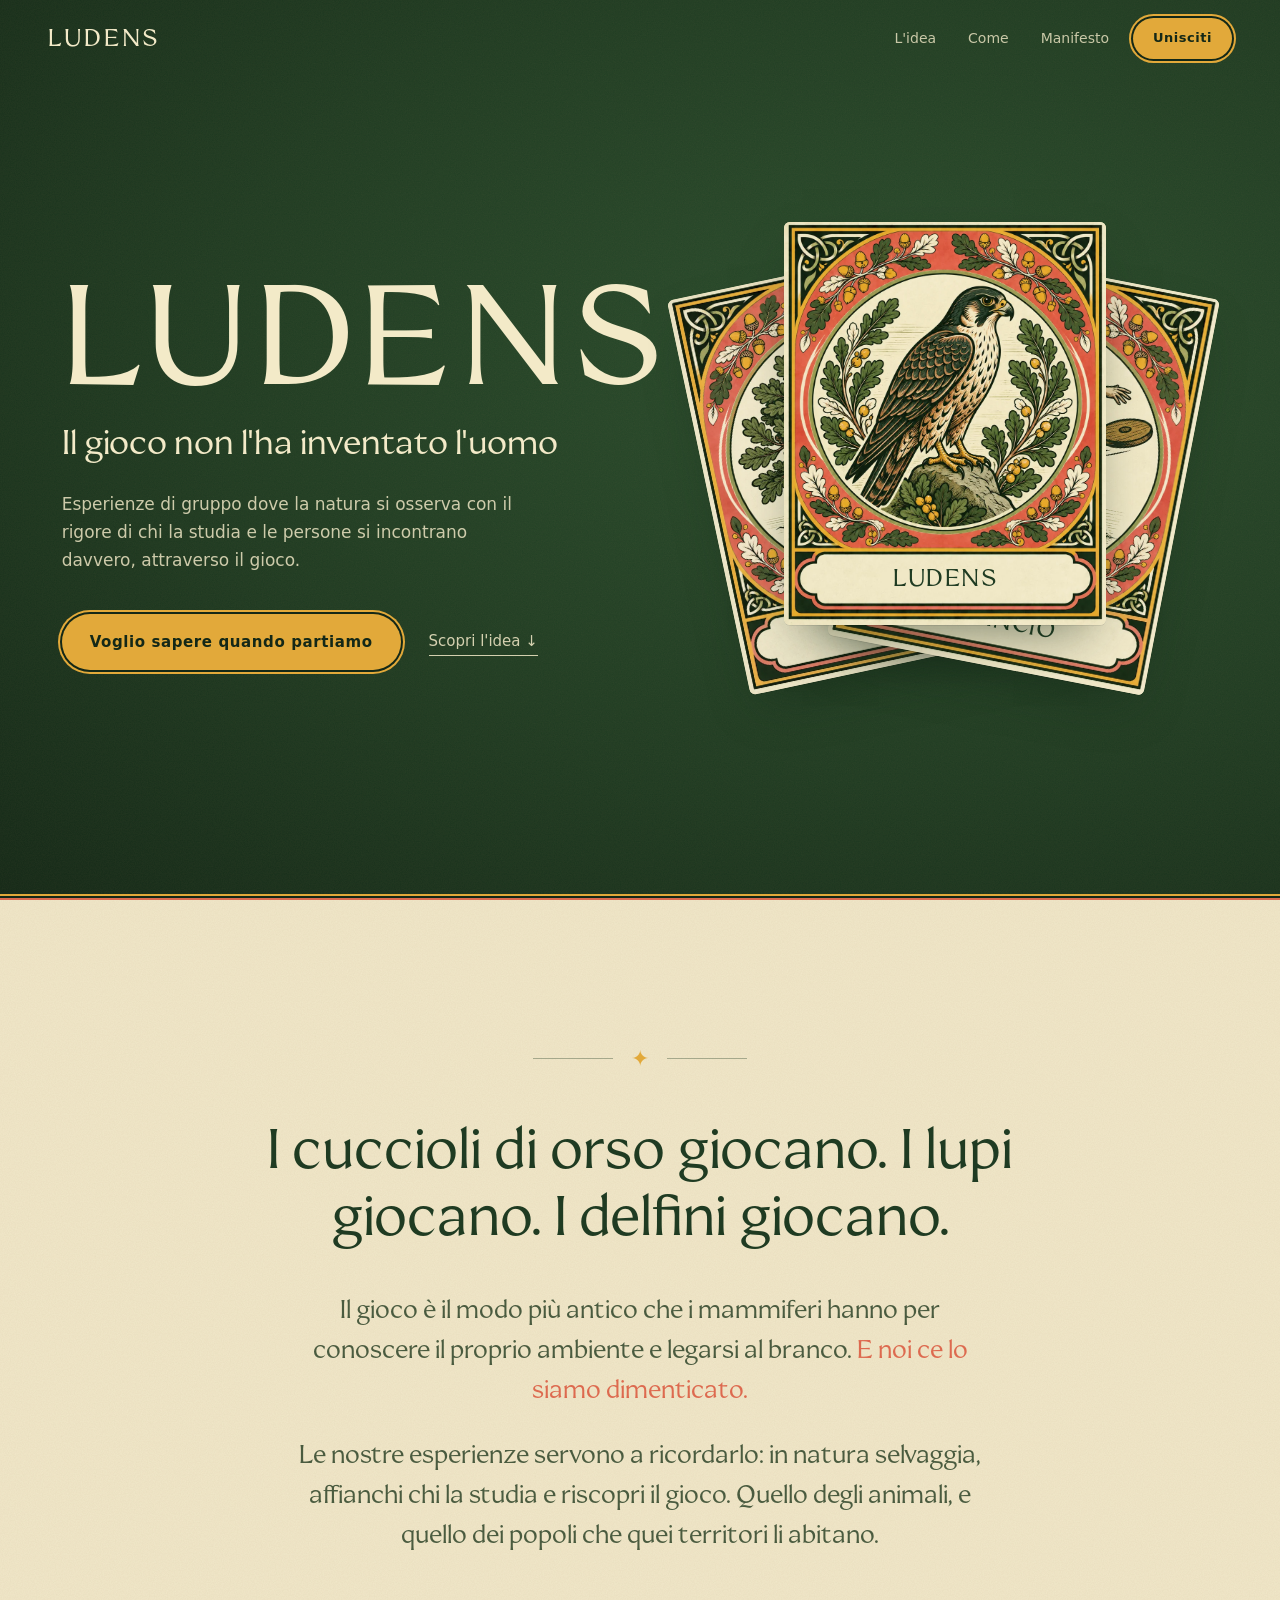
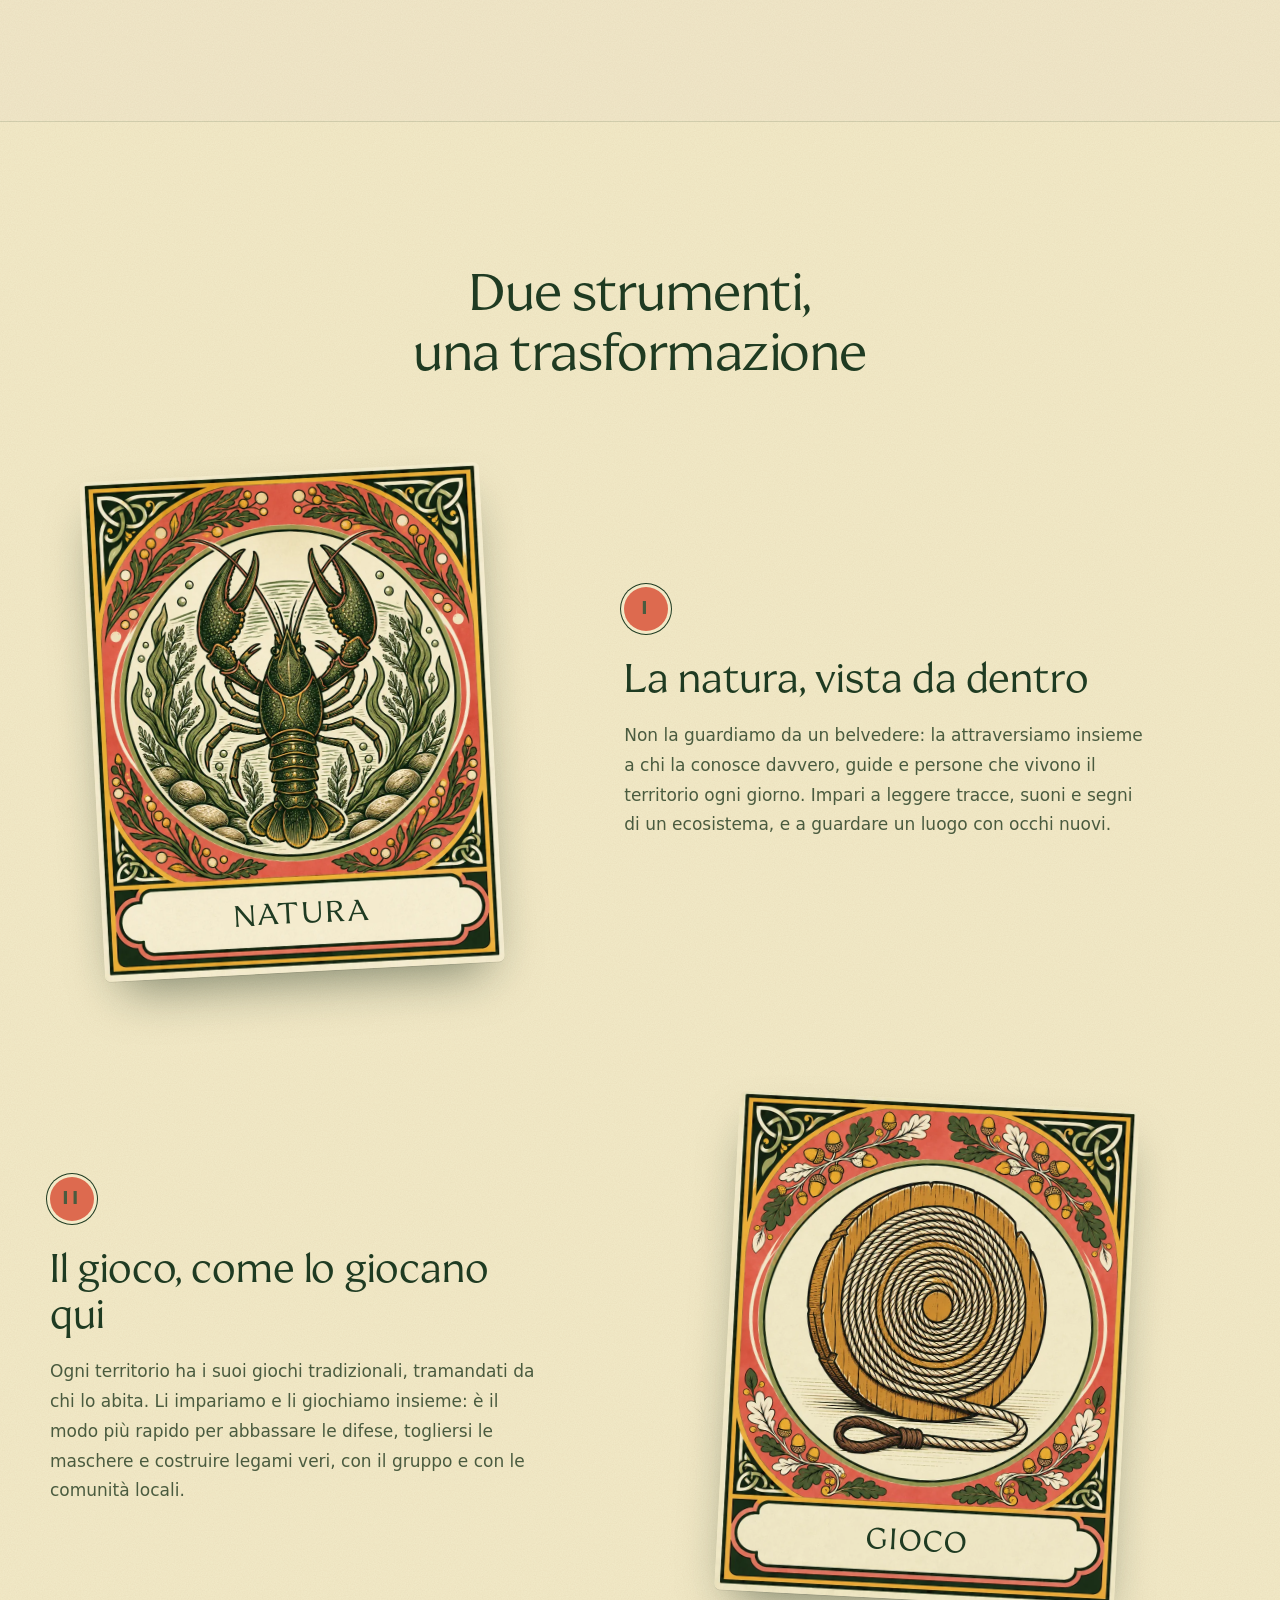
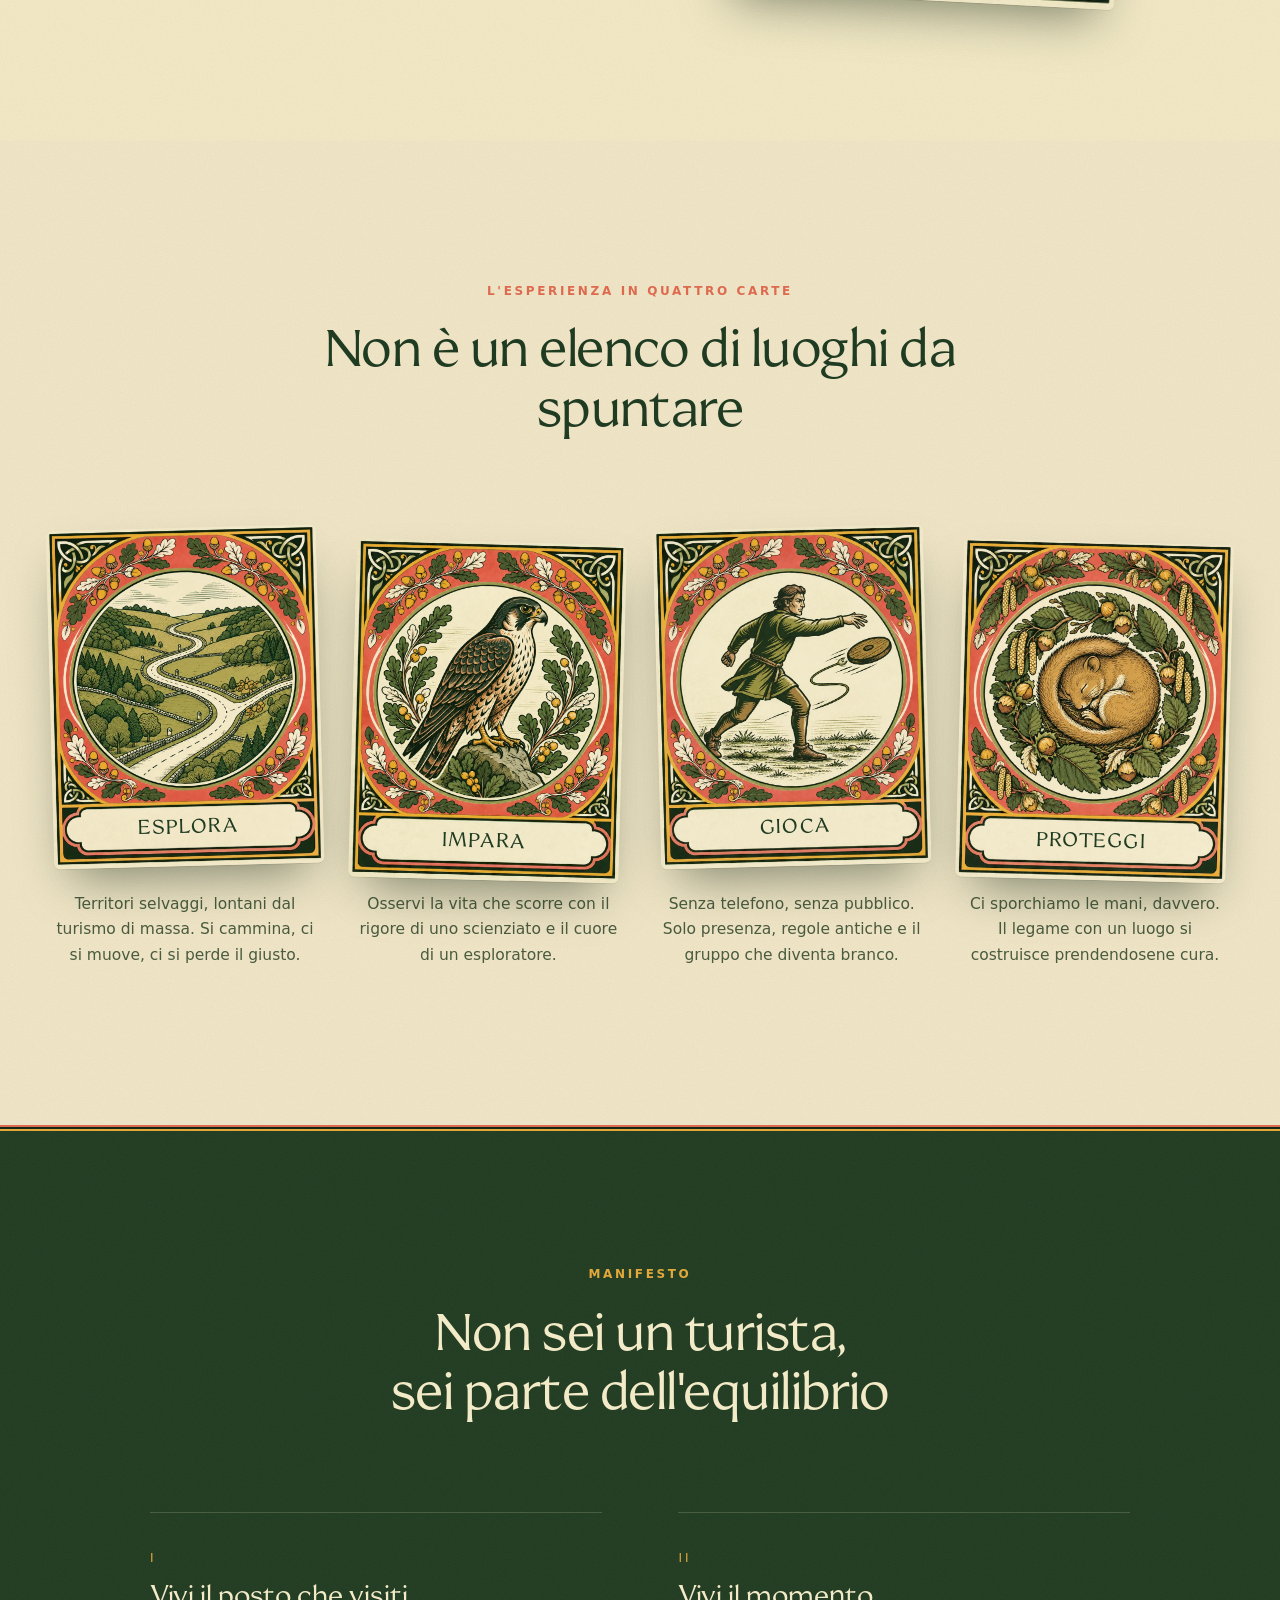
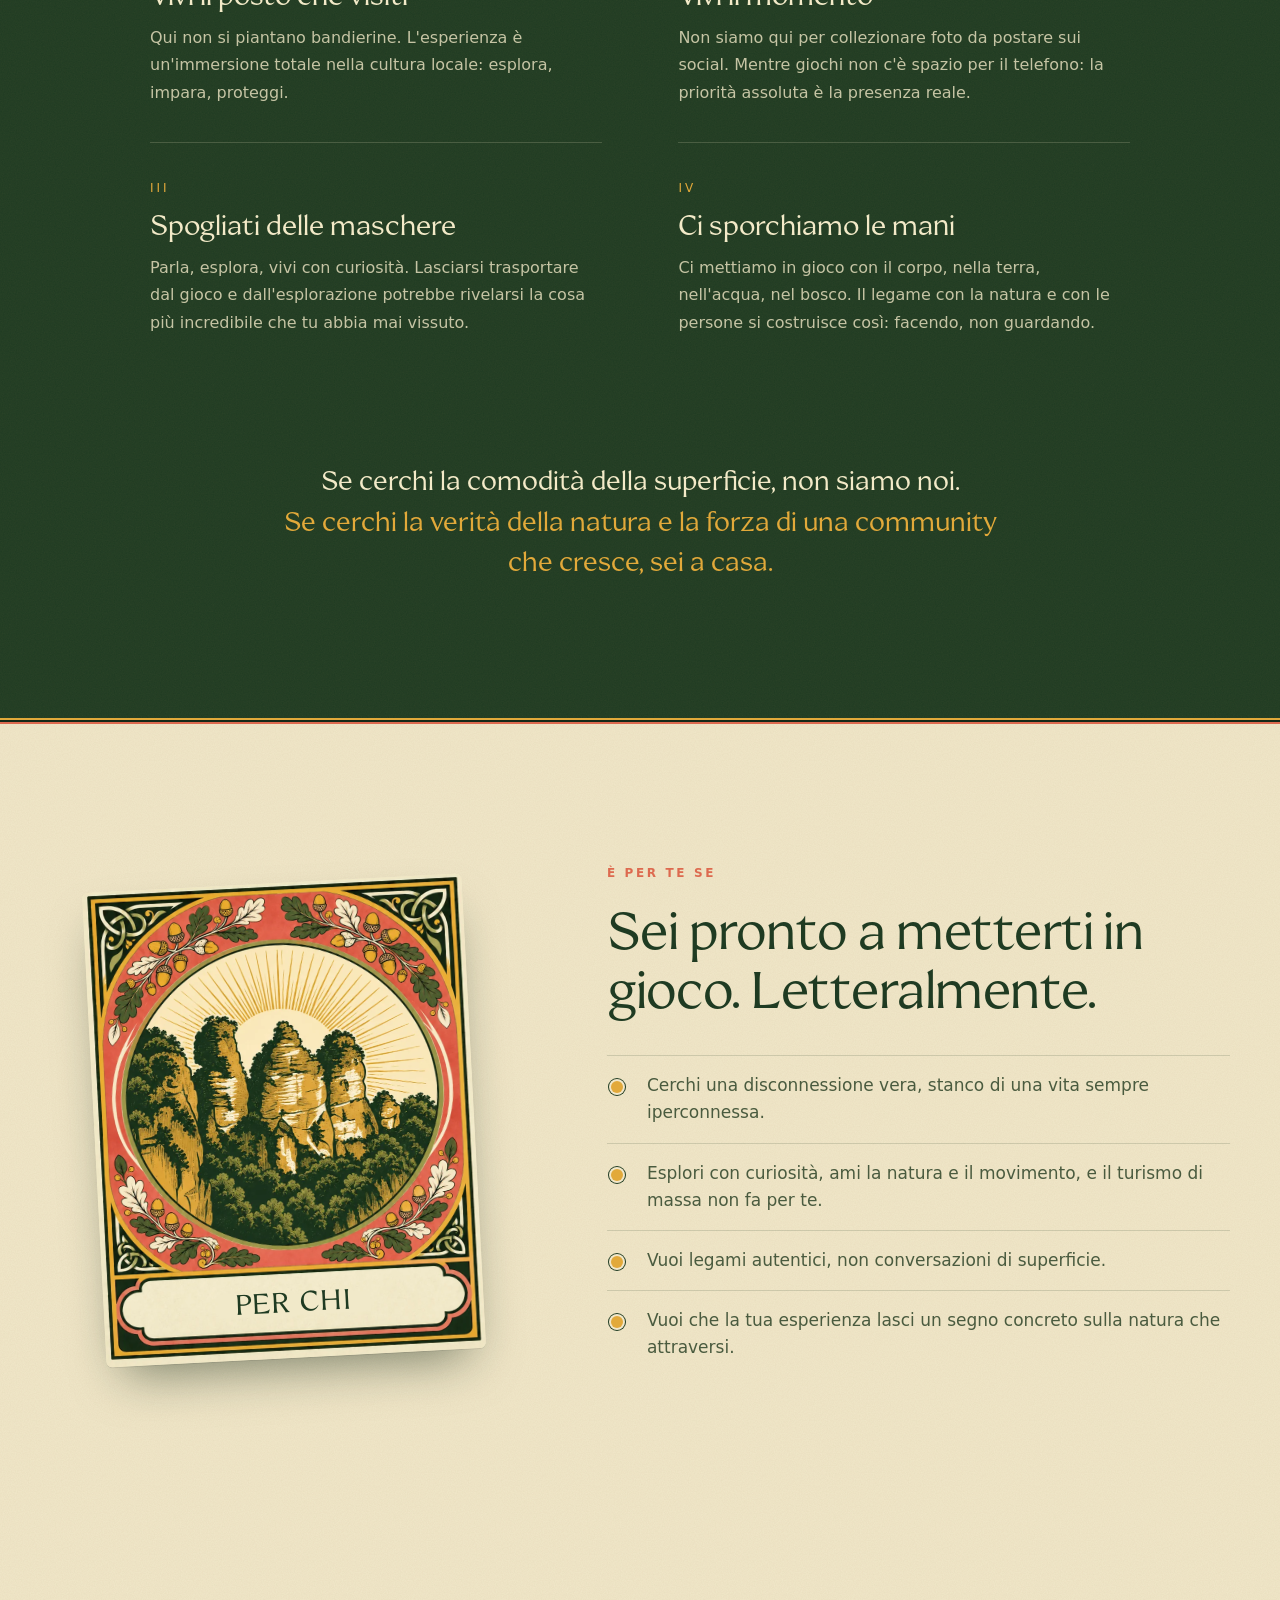
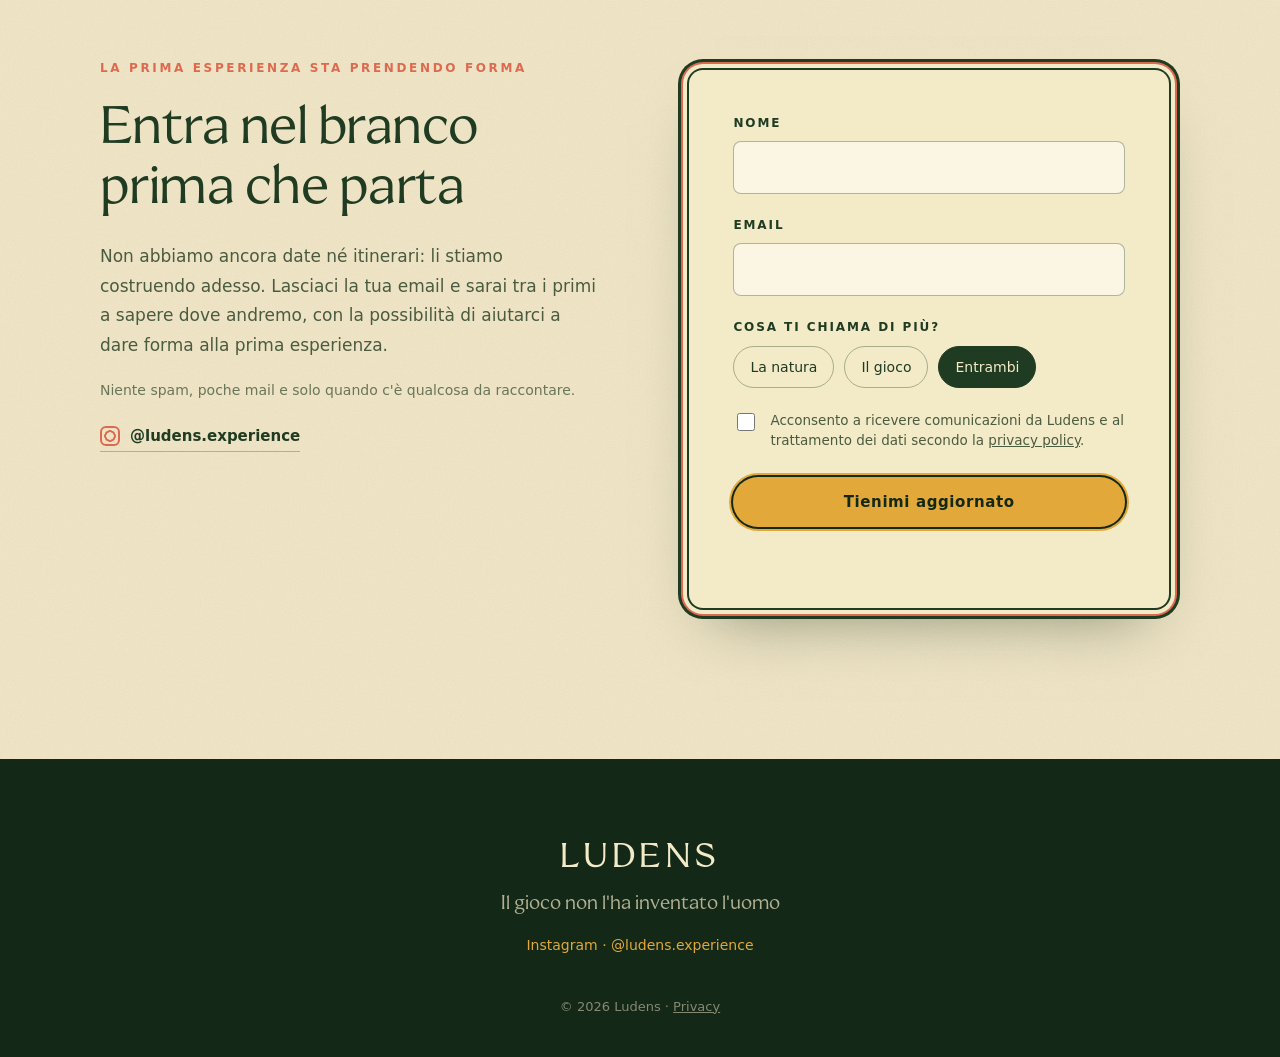
<file: index.html>
<!DOCTYPE html>
<html lang="it">
<head>
  <meta charset="UTF-8">
  <meta name="viewport" content="width=device-width, initial-scale=1.0">
  <title>Ludens · Il gioco non l'ha inventato l'uomo</title>
  <meta name="description" content="Esperienze trasformative in natura: la natura vissuta da dentro e i giochi tradizionali dei popoli che la abitano.">
  <meta property="og:title" content="Ludens · Il gioco non l'ha inventato l'uomo">
  <meta property="og:description" content="Natura e gioco come strumenti di trasformazione. La prima esperienza sta prendendo forma.">
  <meta property="og:image" content="https://www.ludens-experience.com/assets/og.jpg">
  <meta property="og:url" content="https://www.ludens-experience.com/">
  <link rel="canonical" href="https://www.ludens-experience.com/">
  <meta name="theme-color" content="#1f3b22">
  <link rel="preload" href="assets/fonts/Coconat-Regular.otf" as="font" type="font/otf" crossorigin>
  <link rel="stylesheet" href="css/style.css?v=2">
</head>
<body>

  <!-- NAV -->
  <header class="nav" id="nav">
    <a href="#top" class="nav-logo">LUDENS</a>
    <nav class="nav-links" aria-label="Sezioni">
      <a href="#idea">L'idea</a>
      <a href="#come">Come</a>
      <a href="#manifesto">Manifesto</a>
    </nav>
    <a href="#unisciti" class="btn btn-small">Unisciti</a>
  </header>

  <main id="top">

    <!-- HERO -->
    <section class="hero">
      <div class="hero-text">
        <h1 class="hero-logo">LUDENS</h1>
        <p class="hero-claim">Il gioco non l'ha inventato l'uomo</p>
        <p class="hero-sub">Esperienze di gruppo dove la natura si osserva con il rigore di chi la studia e le persone si incontrano davvero, attraverso il gioco.</p>
        <div class="hero-actions">
          <a href="#unisciti" class="btn">Voglio sapere quando partiamo</a>
          <a href="#idea" class="link-arrow">Scopri l'idea</a>
        </div>
      </div>
      <div class="hero-cards" aria-hidden="true">
        <figure class="card card-back-l"><img src="assets/carte/quercia.webp" alt=""><figcaption>Radici</figcaption></figure>
        <figure class="card card-back-r"><img src="assets/carte/ruzzola-lancio.webp" alt=""><figcaption>Il lancio</figcaption></figure>
        <figure class="card card-front"><img src="assets/carte/falco.webp" alt=""><figcaption>Ludens</figcaption></figure>
      </div>
    </section>

    <!-- IDEA -->
    <section class="idea paper" id="idea">
      <div class="ornament" aria-hidden="true"><span></span>✦<span></span></div>
      <p class="idea-lead">
        I cuccioli di orso giocano. I lupi giocano. I delfini giocano.
      </p>
      <p class="idea-body">
        Il gioco è il modo più antico che i mammiferi hanno per conoscere il proprio ambiente e legarsi al branco. <em>E noi ce lo siamo dimenticato.</em>
      </p>
      <p class="idea-body">
        Le nostre esperienze servono a ricordarlo: in natura selvaggia, affianchi chi la studia e riscopri il gioco. Quello degli animali, e quello dei popoli che quei territori li abitano.
      </p>
    </section>

    <!-- DUE STRUMENTI -->
    <section class="tools" id="come">
      <header class="section-head">
        <h2>Due strumenti,<br>una trasformazione</h2>
      </header>

      <div class="tool">
        <figure class="card card-tilt-l"><img src="assets/carte/gambero.webp" alt="Illustrazione di un gambero di fiume tra le alghe" loading="lazy"><figcaption>Natura</figcaption></figure>
        <div class="tool-text">
          <p class="tool-num">I</p>
          <h3>La natura, vista da dentro</h3>
          <p>Non la guardiamo da un belvedere: la attraversiamo insieme a chi la conosce davvero, guide e persone che vivono il territorio ogni giorno. Impari a leggere tracce, suoni e segni di un ecosistema, e a guardare un luogo con occhi nuovi.</p>
        </div>
      </div>

      <div class="tool tool-rev">
        <figure class="card card-tilt-r"><img src="assets/carte/ruzzola.webp" alt="Illustrazione di una ruzzola di legno con la sua corda" loading="lazy"><figcaption>Gioco</figcaption></figure>
        <div class="tool-text">
          <p class="tool-num">II</p>
          <h3>Il gioco, come lo giocano qui</h3>
          <p>Ogni territorio ha i suoi giochi tradizionali, tramandati da chi lo abita. Li impariamo e li giochiamo insieme: è il modo più rapido per abbassare le difese, togliersi le maschere e costruire legami veri, con il gruppo e con le comunità locali.</p>
        </div>
      </div>
    </section>

    <!-- PERCORSO -->
    <section class="path paper">
      <header class="section-head">
        <p class="eyebrow">L'esperienza in quattro carte</p>
        <h2>Non è un elenco di luoghi da spuntare</h2>
      </header>
      <ol class="deck">
        <li>
          <figure class="card"><img src="assets/carte/sentiero.webp" alt="Illustrazione di un sentiero tra le colline" loading="lazy"><figcaption>Esplora</figcaption></figure>
          <p>Territori selvaggi, lontani dal turismo di massa. Si cammina, ci si muove, ci si perde il giusto.</p>
        </li>
        <li>
          <figure class="card"><img src="assets/carte/falco.webp" alt="Illustrazione di un falco pellegrino su una roccia" loading="lazy"><figcaption>Impara</figcaption></figure>
          <p>Osservi la vita che scorre con il rigore di uno scienziato e il cuore di un esploratore.</p>
        </li>
        <li>
          <figure class="card"><img src="assets/carte/ruzzola-lancio.webp" alt="Illustrazione di un uomo che lancia una ruzzola" loading="lazy"><figcaption>Gioca</figcaption></figure>
          <p>Senza telefono, senza pubblico. Solo presenza, regole antiche e il gruppo che diventa branco.</p>
        </li>
        <li>
          <figure class="card"><img src="assets/carte/moscardino.webp" alt="Illustrazione di un moscardino addormentato tra le nocciole" loading="lazy"><figcaption>Proteggi</figcaption></figure>
          <p>Ci sporchiamo le mani, davvero. Il legame con un luogo si costruisce prendendosene cura.</p>
        </li>
      </ol>
    </section>

    <!-- MANIFESTO -->
    <section class="manifesto" id="manifesto">
      <header class="section-head">
        <p class="eyebrow">Manifesto</p>
        <h2>Non sei un turista,<br>sei parte dell'equilibrio</h2>
      </header>
      <ol class="manifesto-list">
        <li>
          <h3>Vivi il posto che visiti</h3>
          <p>Qui non si piantano bandierine. L'esperienza è un'immersione totale nella cultura locale: esplora, impara, proteggi.</p>
        </li>
        <li>
          <h3>Vivi il momento</h3>
          <p>Non siamo qui per collezionare foto da postare sui social. Mentre giochi non c'è spazio per il telefono: la priorità assoluta è la presenza reale.</p>
        </li>
        <li>
          <h3>Spogliati delle maschere</h3>
          <p>Parla, esplora, vivi con curiosità. Lasciarsi trasportare dal gioco e dall'esplorazione potrebbe rivelarsi la cosa più incredibile che tu abbia mai vissuto.</p>
        </li>
        <li>
          <h3>Ci sporchiamo le mani</h3>
          <p>Ci mettiamo in gioco con il corpo, nella terra, nell'acqua, nel bosco. Il legame con la natura e con le persone si costruisce così: facendo, non guardando.</p>
        </li>
      </ol>
      <p class="manifesto-close">Se cerchi la comodità della superficie, non siamo noi.<br><strong>Se cerchi la verità della natura e la forza di una community che cresce, sei a casa.</strong></p>
    </section>

    <!-- PER CHI -->
    <section class="who paper">
      <div class="who-grid">
        <figure class="card card-tilt-l"><img src="assets/carte/sassi.webp" alt="Illustrazione di guglie di roccia al sorgere del sole" loading="lazy"><figcaption>Per chi</figcaption></figure>
        <div>
          <p class="eyebrow">È per te se</p>
          <h2>Sei pronto a metterti in gioco. Letteralmente.</h2>
          <ul class="who-list">
            <li>Cerchi una disconnessione vera, stanco di una vita sempre iperconnessa.</li>
            <li>Esplori con curiosità, ami la natura e il movimento, e il turismo di massa non fa per te.</li>
            <li>Vuoi legami autentici, non conversazioni di superficie.</li>
            <li>Vuoi che la tua esperienza lasci un segno concreto sulla natura che attraversi.</li>
          </ul>
        </div>
      </div>
    </section>

    <!-- LEAD -->
    <section class="join paper" id="unisciti">
      <div class="join-inner">
        <div class="join-text">
          <p class="eyebrow">La prima esperienza sta prendendo forma</p>
          <h2>Entra nel branco prima che parta</h2>
          <p>Non abbiamo ancora date né itinerari: li stiamo costruendo adesso. Lasciaci la tua email e sarai tra i primi a sapere dove andremo, con la possibilità di aiutarci a dare forma alla prima esperienza.</p>
          <p class="join-small">Niente spam, poche mail e solo quando c'è qualcosa da raccontare.</p>
          <a class="insta" href="https://www.instagram.com/ludens.experience/" target="_blank" rel="noopener">@ludens.experience</a>
        </div>

        <form class="join-form" id="join-form" novalidate>
          <label class="field">
            <span>Nome</span>
            <input type="text" name="nome" autocomplete="given-name" required>
          </label>
          <label class="field">
            <span>Email</span>
            <input type="email" name="email" autocomplete="email" required>
          </label>
          <fieldset class="field">
            <legend>Cosa ti chiama di più?</legend>
            <div class="chips">
              <label><input type="radio" name="interesse" value="natura"><span>La natura</span></label>
              <label><input type="radio" name="interesse" value="gioco"><span>Il gioco</span></label>
              <label><input type="radio" name="interesse" value="entrambi" checked><span>Entrambi</span></label>
            </div>
          </fieldset>
          <label class="consent">
            <input type="checkbox" name="consenso" required>
            <span>Acconsento a ricevere comunicazioni da Ludens e al trattamento dei dati secondo la <a href="privacy.html" target="_blank">privacy policy</a>.</span>
          </label>
          <input type="text" name="_gotcha" class="hp" tabindex="-1" autocomplete="off" aria-hidden="true">
          <button type="submit" class="btn btn-full">Tienimi aggiornato</button>
          <p class="form-msg" id="form-msg" role="status" aria-live="polite"></p>
        </form>
      </div>
    </section>

  </main>

  <footer class="footer">
    <p class="footer-logo">LUDENS</p>
    <p class="footer-claim">Il gioco non l'ha inventato l'uomo</p>
    <p class="footer-insta"><a href="https://www.instagram.com/ludens.experience/" target="_blank" rel="noopener">Instagram · @ludens.experience</a></p>
    <p class="footer-small">© 2026 Ludens · <a href="privacy.html">Privacy</a></p>
  </footer>

  <script src="js/main.js?v=2"></script>
</body>
</html>
</file>
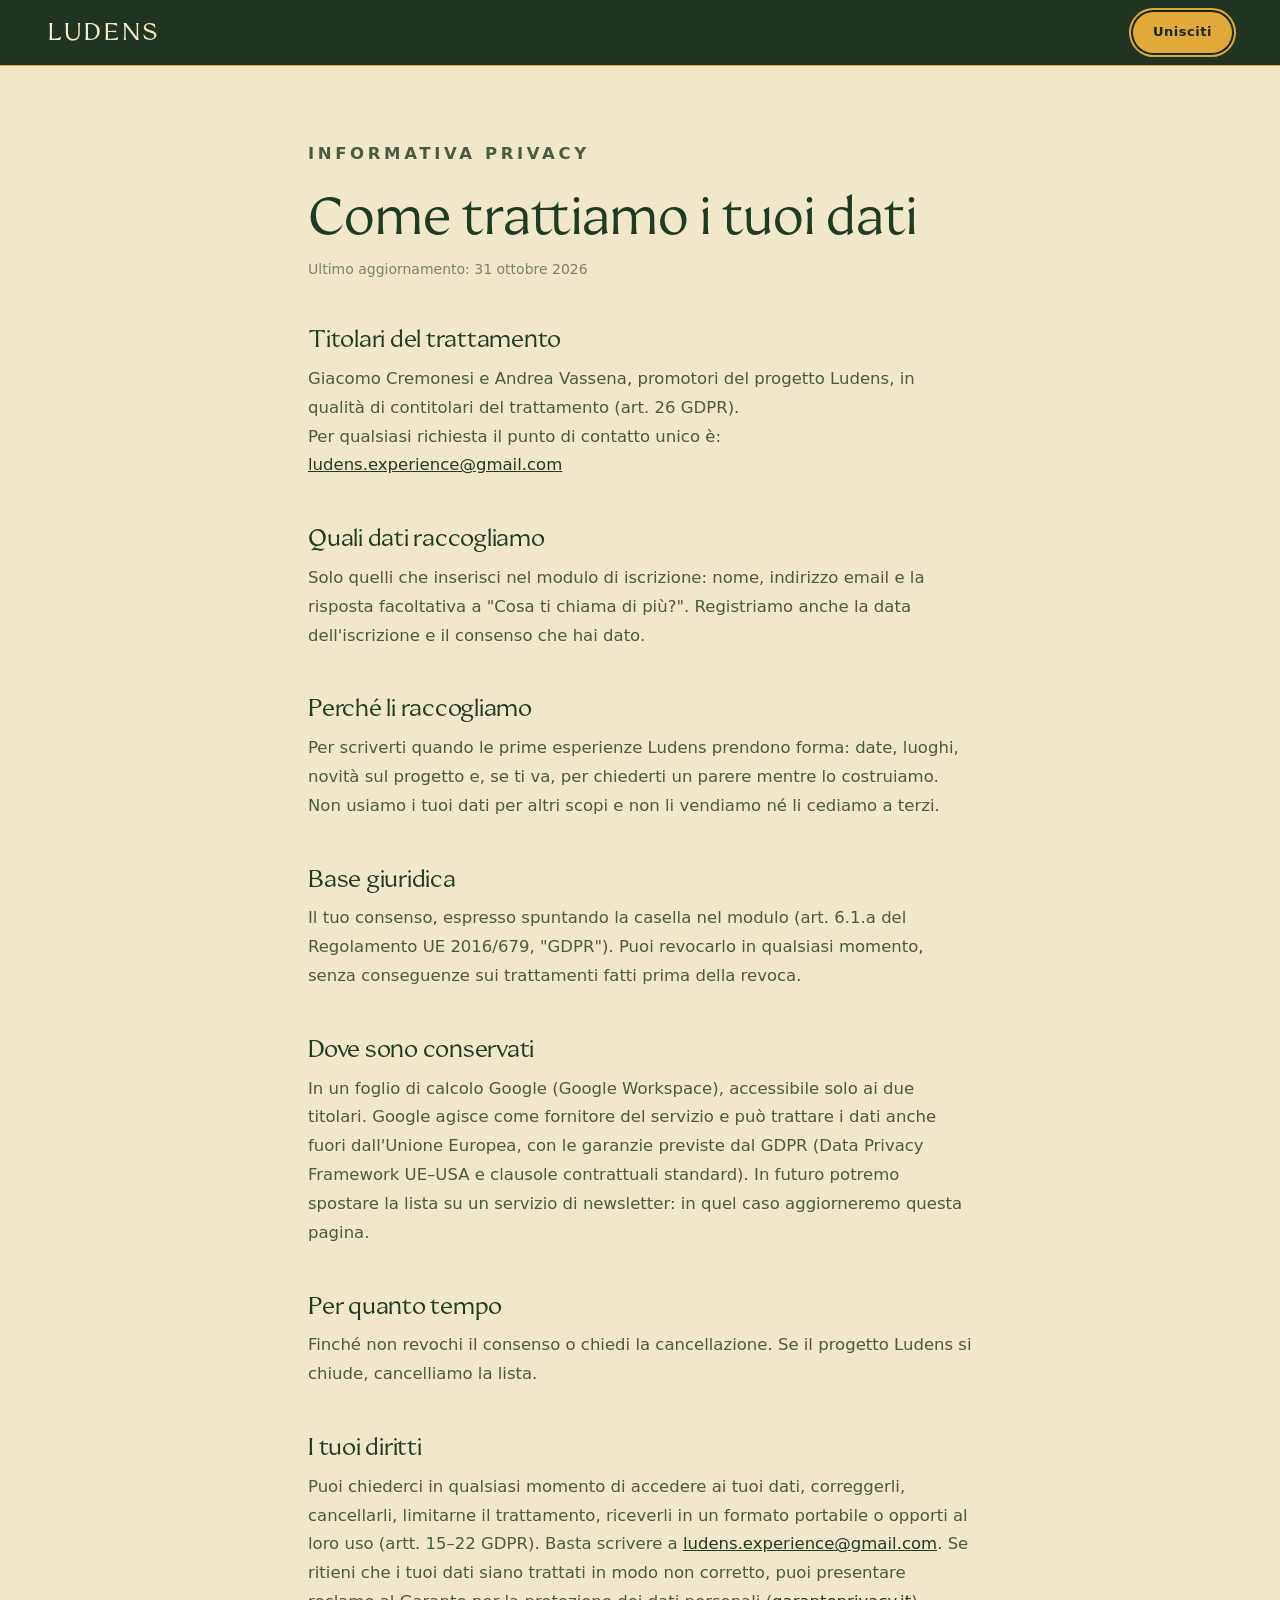
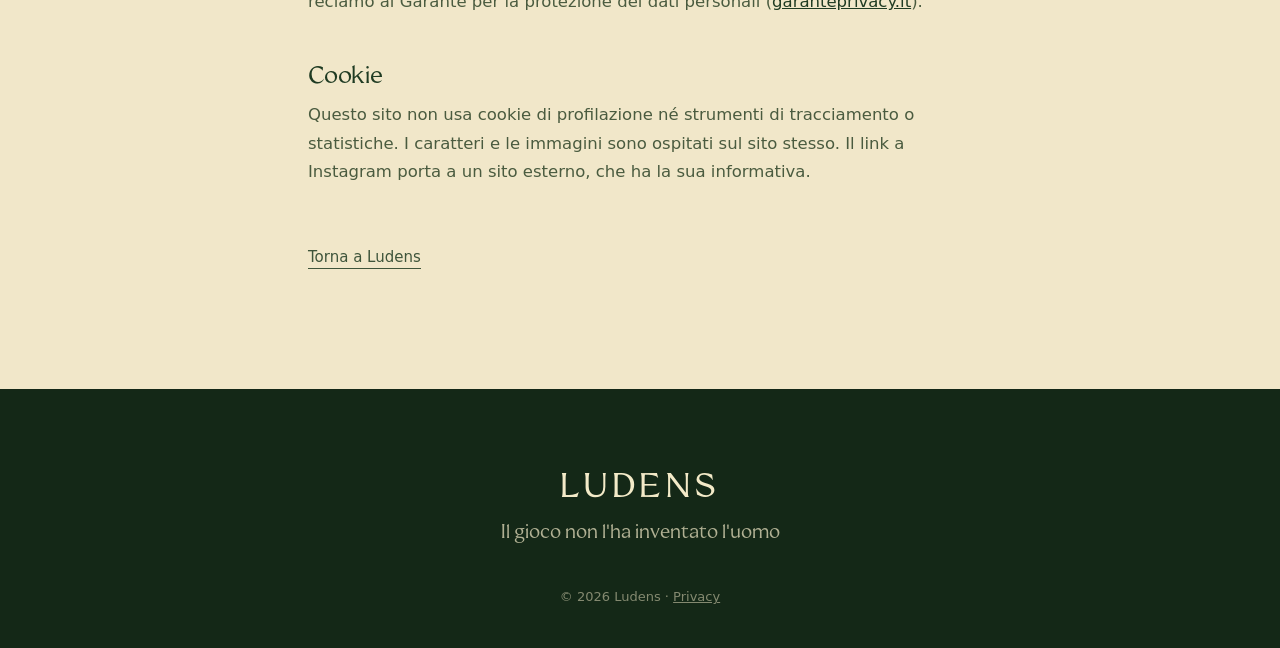
<file: privacy.html>
<!DOCTYPE html>
<html lang="it">
<head>
  <meta charset="UTF-8">
  <meta name="viewport" content="width=device-width, initial-scale=1.0">
  <title>Privacy · Ludens</title>
  <meta name="robots" content="noindex">
  <meta name="theme-color" content="#1f3b22">
  <link rel="stylesheet" href="css/style.css?v=2">
</head>
<body>

  <header class="nav scrolled">
    <a href="index.html" class="nav-logo">LUDENS</a>
    <a href="index.html#unisciti" class="btn btn-small">Unisciti</a>
  </header>

  <main class="legal paper">
    <p class="eyebrow">Informativa privacy</p>
    <h1>Come trattiamo i tuoi dati</h1>
    <p class="legal-date">Ultimo aggiornamento: 31 ottobre 2026</p>

    <h2>Titolari del trattamento</h2>
    <p>Giacomo Cremonesi e Andrea Vassena, promotori del progetto Ludens, in qualità di contitolari del trattamento (art. 26 GDPR).<br>
    Per qualsiasi richiesta il punto di contatto unico è: <a href="mailto:ludens.experience@gmail.com">ludens.experience@gmail.com</a></p>

    <h2>Quali dati raccogliamo</h2>
    <p>Solo quelli che inserisci nel modulo di iscrizione: nome, indirizzo email e la risposta facoltativa a "Cosa ti chiama di più?". Registriamo anche la data dell'iscrizione e il consenso che hai dato.</p>

    <h2>Perché li raccogliamo</h2>
    <p>Per scriverti quando le prime esperienze Ludens prendono forma: date, luoghi, novità sul progetto e, se ti va, per chiederti un parere mentre lo costruiamo. Non usiamo i tuoi dati per altri scopi e non li vendiamo né li cediamo a terzi.</p>

    <h2>Base giuridica</h2>
    <p>Il tuo consenso, espresso spuntando la casella nel modulo (art. 6.1.a del Regolamento UE 2016/679, "GDPR"). Puoi revocarlo in qualsiasi momento, senza conseguenze sui trattamenti fatti prima della revoca.</p>

    <h2>Dove sono conservati</h2>
    <p>In un foglio di calcolo Google (Google Workspace), accessibile solo ai due titolari. Google agisce come fornitore del servizio e può trattare i dati anche fuori dall'Unione Europea, con le garanzie previste dal GDPR (Data Privacy Framework UE–USA e clausole contrattuali standard). In futuro potremo spostare la lista su un servizio di newsletter: in quel caso aggiorneremo questa pagina.</p>

    <h2>Per quanto tempo</h2>
    <p>Finché non revochi il consenso o chiedi la cancellazione. Se il progetto Ludens si chiude, cancelliamo la lista.</p>

    <h2>I tuoi diritti</h2>
    <p>Puoi chiederci in qualsiasi momento di accedere ai tuoi dati, correggerli, cancellarli, limitarne il trattamento, riceverli in un formato portabile o opporti al loro uso (artt. 15–22 GDPR). Basta scrivere a <a href="mailto:ludens.experience@gmail.com">ludens.experience@gmail.com</a>. Se ritieni che i tuoi dati siano trattati in modo non corretto, puoi presentare reclamo al Garante per la protezione dei dati personali (<a href="https://www.garanteprivacy.it" target="_blank" rel="noopener">garanteprivacy.it</a>).</p>

    <h2>Cookie</h2>
    <p>Questo sito non usa cookie di profilazione né strumenti di tracciamento o statistiche. I caratteri e le immagini sono ospitati sul sito stesso. Il link a Instagram porta a un sito esterno, che ha la sua informativa.</p>

    <p class="legal-back"><a href="index.html" class="link-arrow">Torna a Ludens</a></p>
  </main>

  <footer class="footer">
    <p class="footer-logo">LUDENS</p>
    <p class="footer-claim">Il gioco non l'ha inventato l'uomo</p>
    <p class="footer-small">© 2026 Ludens · <a href="privacy.html">Privacy</a></p>
  </footer>

</body>
</html>
</file>
<file: css/style.css>
/* ===== Fonts ===== */
@font-face {
  font-family: 'Coconat';
  src: url('../assets/fonts/Coconat-Regular.otf') format('opentype');
  font-weight: 400;
  font-display: swap;
}
@font-face {
  font-family: 'Coconat';
  src: url('../assets/fonts/Coconat-Demi.otf') format('opentype');
  font-weight: 600;
  font-display: swap;
}

/* ===== Tokens (dalla palette delle carte) ===== */
:root {
  --green: #1f3b22;
  --green-deep: #142817;
  --green-soft: #5f7a43;
  --coral: #dd6a4f;
  --gold: #e2a93a;
  --cream: #f3eac8;
  --paper: #f1e7c9;
  --ink: #1f3b22;
  --ink-soft: #4a5b3f;

  --serif: 'Coconat', 'Cormorant Garamond', Georgia, serif;
  --sans: system-ui, -apple-system, 'Segoe UI', Roboto, sans-serif;

  --maxw: 1180px;
  --gutter: clamp(16px, 4vw, 48px);
  --radius: 14px;

  --noise: url("data:image/svg+xml,%3Csvg xmlns='http://www.w3.org/2000/svg' width='220' height='220'%3E%3Cfilter id='n'%3E%3CfeTurbulence type='fractalNoise' baseFrequency='.85' numOctaves='3' stitchTiles='stitch'/%3E%3CfeColorMatrix values='0 0 0 0 0.3 0 0 0 0 0.25 0 0 0 0 0.1 0 0 0 .09 0'/%3E%3C/filter%3E%3Crect width='100%25' height='100%25' filter='url(%23n)'/%3E%3C/svg%3E");
}

/* ===== Base ===== */
*, *::before, *::after { box-sizing: border-box; }
html { scroll-behavior: smooth; }
body {
  margin: 0;
  background: var(--paper);
  color: var(--ink);
  font-family: var(--serif);
  font-size: 19px;
  line-height: 1.6;
  -webkit-font-smoothing: antialiased;
  overflow-x: hidden;
}
img { display: block; max-width: 100%; height: auto; }
a { color: inherit; }
h1, h2, h3 { font-weight: 400; line-height: 1.15; margin: 0; }
h2 { font-size: clamp(30px, 4.4vw, 52px); letter-spacing: -0.01em; }
h3 { font-size: clamp(22px, 2.4vw, 28px); }
p { margin: 0 0 1em; }

.paper {
  background-color: var(--paper);
  background-image: var(--noise);
}

.eyebrow {
  font-family: var(--sans);
  font-size: 12px;
  font-weight: 600;
  letter-spacing: 0.22em;
  text-transform: uppercase;
  color: var(--coral);
  margin-bottom: 18px;
}

section { padding: clamp(80px, 11vw, 150px) var(--gutter); }
.section-head { text-align: center; max-width: 820px; margin: 0 auto clamp(48px, 7vw, 90px); }

/* ===== Buttons ===== */
.btn {
  display: inline-block;
  font-family: var(--sans);
  font-size: 15px;
  font-weight: 600;
  letter-spacing: 0.04em;
  text-decoration: none;
  color: var(--green-deep);
  background: var(--gold);
  border: 0;
  padding: 16px 28px;
  border-radius: 999px;
  box-shadow: 0 0 0 2px var(--green-deep), 0 0 0 4px var(--gold);
  cursor: pointer;
  transition: transform .2s, background .2s;
}
.btn:hover { background: #f0bb4c; transform: translateY(-2px); }
.btn:focus-visible { outline: 3px solid var(--coral); outline-offset: 5px; }
.btn-small { padding: 10px 20px; font-size: 13px; }
.btn-full { width: 100%; }

.link-arrow {
  font-family: var(--sans);
  font-size: 15px;
  text-decoration: none;
  border-bottom: 1px solid currentColor;
  padding-bottom: 2px;
  opacity: .85;
}
.link-arrow::after { content: ' ↓'; }
.link-arrow:hover { opacity: 1; }

/* ===== Card (illustrazione + etichetta) ===== */
.card {
  position: relative;
  margin: 0;
  container-type: inline-size;
  border-radius: 6px;
  box-shadow: 0 1px 0 rgba(0,0,0,.08), 0 24px 50px -18px rgba(20,40,23,.55);
  overflow: hidden;
  background: var(--cream);
  aspect-ratio: 4 / 5;
}
.card img { width: 100%; height: 100%; object-fit: cover; }
.card figcaption {
  position: absolute;
  left: 50%;
  top: 88.4%;
  transform: translate(-50%, -50%);
  width: 70%;
  text-align: center;
  font-family: var(--serif);
  font-size: 7.4cqw;
  letter-spacing: 0.06em;
  text-transform: uppercase;
  color: var(--green);
  line-height: 1;
}

/* ===== Nav ===== */
.nav {
  position: fixed;
  inset: 0 0 auto 0;
  z-index: 50;
  display: flex;
  align-items: center;
  justify-content: space-between;
  gap: 24px;
  padding: 18px var(--gutter);
  color: var(--cream);
  transition: background .3s, padding .3s, box-shadow .3s;
}
.nav.scrolled {
  background: rgba(20, 40, 23, .94);
  backdrop-filter: blur(8px);
  padding-top: 12px;
  padding-bottom: 12px;
  box-shadow: 0 1px 0 var(--gold);
}
.nav-logo { font-size: 24px; letter-spacing: 0.12em; text-decoration: none; }
.nav-links { display: flex; gap: 32px; margin-left: auto; }
.nav-links a {
  font-family: var(--sans);
  font-size: 14px;
  text-decoration: none;
  opacity: .8;
}
.nav-links a:hover { opacity: 1; }

/* ===== Hero ===== */
.hero {
  min-height: 100vh;
  min-height: 100svh;
  display: grid;
  grid-template-columns: 1.05fr 1fr;
  align-items: center;
  gap: clamp(32px, 5vw, 80px);
  padding-top: 120px;
  padding-bottom: 80px;
  background-color: var(--green);
  background-image: var(--noise), radial-gradient(ellipse at 70% 40%, #2a4d2d 0%, var(--green) 55%, var(--green-deep) 100%);
  color: var(--cream);
  position: relative;
}
.hero::after {
  content: '';
  position: absolute;
  inset: auto 0 0 0;
  height: 6px;
  background: linear-gradient(var(--gold) 0 2px, var(--green-deep) 2px 4px, var(--coral) 4px 6px);
}
.hero-text { max-width: 560px; justify-self: end; }
.hero .eyebrow { color: var(--gold); }
.hero-logo {
  font-size: clamp(64px, 11vw, 148px);
  letter-spacing: 0.06em;
  line-height: .95;
  margin-bottom: 18px;
}
.hero-claim {
  font-size: clamp(24px, 2.8vw, 34px);
  line-height: 1.25;
  margin-bottom: 26px;
}
.hero-sub {
  font-family: var(--sans);
  font-size: 17px;
  line-height: 1.65;
  opacity: .82;
  max-width: 470px;
  margin-bottom: 40px;
}
.hero-actions { display: flex; align-items: center; gap: 28px; flex-wrap: wrap; }

.hero-cards {
  position: relative;
  width: min(100%, 520px);
  aspect-ratio: 1 / 1.05;
  justify-self: start;
}
.hero-cards .card {
  position: absolute;
  width: 62%;
  top: 6%;
  left: 19%;
  transition: transform .6s cubic-bezier(.2,.7,.2,1);
}
.card-back-l { transform: rotate(-12deg) translate(-26%, 4%); }
.card-back-r { transform: rotate(11deg) translate(26%, 5%); }
.card-front  { transform: translateY(-2%); z-index: 2; }
.hero-cards:hover .card-back-l { transform: rotate(-16deg) translate(-36%, 2%); }
.hero-cards:hover .card-back-r { transform: rotate(15deg) translate(36%, 3%); }
.hero-cards:hover .card-front  { transform: translateY(-5%); }

/* ===== Idea ===== */
.idea { text-align: center; }
.idea > * { max-width: 860px; margin-left: auto; margin-right: auto; }
.ornament {
  display: flex; align-items: center; justify-content: center; gap: 18px;
  color: var(--gold); font-size: 22px; margin-bottom: 40px;
}
.ornament span { display: block; width: 80px; height: 1px; background: var(--green); opacity: .35; }
.idea-lead {
  font-size: clamp(30px, 4.6vw, 56px);
  line-height: 1.2;
  margin-bottom: 40px;
}
.idea-body {
  font-size: clamp(20px, 2vw, 25px);
  line-height: 1.6;
  color: var(--ink-soft);
  max-width: 720px;
}
.idea-body em { font-style: normal; color: var(--coral); }

/* ===== Strumenti ===== */
.tools {
  background: var(--cream);
  background-image: var(--noise);
  border-top: 1px solid rgba(31,59,34,.15);
}
.tool {
  max-width: var(--maxw);
  margin: 0 auto;
  display: grid;
  grid-template-columns: 0.8fr 1fr;
  align-items: center;
  gap: clamp(40px, 7vw, 110px);
}
.tool + .tool { margin-top: clamp(80px, 10vw, 140px); }
.tool .card { max-width: 400px; width: 100%; justify-self: center; }
.tool-rev .card { order: 2; }
.card-tilt-l { transform: rotate(-3deg); }
.card-tilt-r { transform: rotate(3deg); }
.tool-num {
  font-size: 15px;
  font-family: var(--sans);
  font-weight: 600;
  letter-spacing: .2em;
  color: var(--cream);
  background: var(--coral);
  width: 44px; height: 44px;
  display: grid; place-items: center;
  border-radius: 50%;
  box-shadow: 0 0 0 3px var(--cream), 0 0 0 4px var(--green);
  margin-bottom: 24px;
}
.tool-text h3 { font-size: clamp(28px, 3.2vw, 40px); margin-bottom: 20px; }
.tool-text p { font-family: var(--sans); font-size: 17px; line-height: 1.75; color: var(--ink-soft); max-width: 520px; }

/* ===== Percorso (deck) ===== */
.deck {
  list-style: none;
  padding: 0;
  margin: 0 auto;
  max-width: var(--maxw);
  display: grid;
  grid-template-columns: repeat(4, 1fr);
  gap: clamp(20px, 2.6vw, 36px);
}
.deck li { text-align: center; }
.deck .card { transition: transform .35s cubic-bezier(.2,.7,.2,1); margin-bottom: 26px; }
.deck li:nth-child(odd) .card { transform: rotate(-1.5deg); }
.deck li:nth-child(even) .card { transform: rotate(1.5deg) translateY(14px); }
.deck li:hover .card { transform: rotate(0) translateY(-10px); }
.deck p { font-family: var(--sans); font-size: 15.5px; line-height: 1.65; color: var(--ink-soft); padding: 0 6px; }

/* ===== Manifesto ===== */
.manifesto {
  background-color: var(--green);
  background-image: var(--noise);
  color: var(--cream);
  position: relative;
}
.manifesto::before, .manifesto::after {
  content: '';
  position: absolute; left: 0; right: 0; height: 6px;
  background: linear-gradient(var(--coral) 0 2px, var(--green-deep) 2px 4px, var(--gold) 4px 6px);
}
.manifesto::before { top: 0; }
.manifesto::after { bottom: 0; transform: scaleY(-1); }
.manifesto .eyebrow { color: var(--gold); }
.manifesto-list {
  list-style: none;
  counter-reset: m;
  padding: 0;
  margin: 0 auto;
  max-width: 980px;
  display: grid;
  grid-template-columns: 1fr 1fr;
  gap: 0 clamp(40px, 6vw, 90px);
}
.manifesto-list li {
  counter-increment: m;
  padding: 36px 0;
  border-top: 1px solid rgba(243,234,200,.18);
}
.manifesto-list li::before {
  content: counter(m, upper-roman);
  display: block;
  font-family: var(--sans);
  font-size: 12px;
  letter-spacing: .25em;
  color: var(--gold);
  margin-bottom: 12px;
}
.manifesto-list h3 { margin-bottom: 12px; }
.manifesto-list p { font-family: var(--sans); font-size: 16px; line-height: 1.7; opacity: .78; margin: 0; }
.manifesto-close {
  text-align: center;
  max-width: 760px;
  margin: clamp(56px, 7vw, 90px) auto 0;
  font-size: clamp(21px, 2.3vw, 27px);
  line-height: 1.5;
  opacity: .9;
}
.manifesto-close strong { font-weight: 400; color: var(--gold); }

/* ===== Per chi ===== */
.who-grid {
  max-width: var(--maxw);
  margin: 0 auto;
  display: grid;
  grid-template-columns: 0.75fr 1fr;
  gap: clamp(40px, 7vw, 110px);
  align-items: center;
}
.who-grid .card { max-width: 380px; width: 100%; justify-self: center; }
.who h2 { margin-bottom: 34px; }
.who-list { list-style: none; padding: 0; margin: 0; }
.who-list li {
  position: relative;
  padding: 16px 0 16px 40px;
  border-top: 1px solid rgba(31,59,34,.16);
  font-family: var(--sans);
  font-size: 17px;
  line-height: 1.6;
  color: var(--ink-soft);
}
.who-list li::before {
  content: '';
  position: absolute; left: 4px; top: 25px;
  width: 12px; height: 12px;
  border-radius: 50%;
  background: var(--gold);
  box-shadow: 0 0 0 2px var(--paper), 0 0 0 3px var(--green);
}

/* ===== Chi siamo ===== */
.about {
  background: var(--coral);
  background-image: var(--noise);
  color: var(--cream);
  text-align: center;
  padding-top: clamp(70px, 9vw, 120px);
  padding-bottom: clamp(70px, 9vw, 120px);
}
.about .eyebrow { color: var(--green-deep); }
.about blockquote {
  margin: 0 auto;
  max-width: 900px;
  font-size: clamp(22px, 2.7vw, 32px);
  line-height: 1.45;
}

/* ===== Unisciti (lead) ===== */
.join-inner {
  max-width: 1080px;
  margin: 0 auto;
  display: grid;
  grid-template-columns: 1fr 1fr;
  gap: clamp(40px, 6vw, 90px);
  align-items: start;
}
.join h2 { margin-bottom: 26px; }
.join-text p:not(.eyebrow) { font-family: var(--sans); font-size: 17px; line-height: 1.75; color: var(--ink-soft); }
.join-small { font-size: 14px !important; opacity: .8; }

.join-form {
  background: var(--cream);
  border-radius: var(--radius);
  padding: clamp(26px, 4vw, 44px);
  box-shadow:
    0 0 0 2px var(--green),
    0 0 0 6px var(--cream),
    0 0 0 8px var(--coral),
    0 0 0 11px var(--green),
    0 30px 60px -25px rgba(20,40,23,.5);
  margin: 11px;
}
.field { display: block; border: 0; padding: 0; margin: 0 0 22px; }
.field > span, .field legend {
  display: block;
  font-family: var(--sans);
  font-size: 12px;
  font-weight: 600;
  letter-spacing: .16em;
  text-transform: uppercase;
  margin-bottom: 8px;
  padding: 0;
}
.field input[type=text], .field input[type=email] {
  width: 100%;
  font: 18px var(--serif);
  color: var(--ink);
  background: #fbf6e3;
  border: 1.5px solid rgba(31,59,34,.35);
  border-radius: 8px;
  padding: 13px 14px;
  transition: border-color .2s, box-shadow .2s;
}
.field input:focus { outline: none; border-color: var(--green); box-shadow: 0 0 0 3px rgba(226,169,58,.45); }
.field input.invalid { border-color: var(--coral); }

.chips { display: flex; flex-wrap: wrap; gap: 10px; }
.chips label { cursor: pointer; }
.chips input { position: absolute; opacity: 0; pointer-events: none; }
.chips span {
  display: inline-block;
  font-family: var(--sans);
  font-size: 14px;
  padding: 9px 16px;
  border-radius: 999px;
  border: 1.5px solid rgba(31,59,34,.35);
  transition: all .2s;
}
.chips input:checked + span { background: var(--green); color: var(--cream); border-color: var(--green); }
.chips input:focus-visible + span { outline: 2px solid var(--coral); outline-offset: 2px; }

.consent {
  display: flex; gap: 12px; align-items: flex-start;
  font-family: var(--sans); font-size: 13.5px; line-height: 1.5; color: var(--ink-soft);
  margin-bottom: 26px; cursor: pointer;
}
.consent input { margin-top: 3px; width: 18px; height: 18px; accent-color: var(--green); flex-shrink: 0; }
.consent.invalid { color: var(--coral); }
.hp { position: absolute; left: -9999px; }

.form-msg { font-family: var(--sans); font-size: 15px; margin: 16px 0 0; text-align: center; min-height: 1.4em; }
.form-msg.error { color: var(--coral); }
.join-form.done { text-align: center; }
.done-title { font-size: 30px; margin: 10px 0 12px; }
.done-text { font-family: var(--sans); font-size: 16px; color: var(--ink-soft); }

/* ===== Footer ===== */
.footer {
  background: var(--green-deep);
  color: var(--cream);
  text-align: center;
  padding: 70px var(--gutter) 40px;
}
.footer-logo { font-size: 34px; letter-spacing: .12em; margin-bottom: 4px; }
.footer-claim { opacity: .7; margin-bottom: 40px; }
.footer-small { font-family: var(--sans); font-size: 13px; opacity: .5; margin: 0; }

/* ===== Reveal ===== */
.reveal { opacity: 0; translate: 0 24px; transition: opacity .8s ease, translate .8s ease; }
.reveal.in { opacity: 1; translate: 0 0; }

/* ===== Responsive ===== */
@media (max-width: 960px) {
  .hero { grid-template-columns: 1fr; text-align: center; padding-top: 110px; }
  .hero-text { justify-self: center; }
  .hero-sub { margin-left: auto; margin-right: auto; }
  .hero-actions { justify-content: center; }
  .hero-cards { justify-self: center; width: min(88%, 420px); order: -1; }
  .deck { grid-template-columns: repeat(2, 1fr); row-gap: 50px; }
  .manifesto-list { grid-template-columns: 1fr; }
  .join-inner { grid-template-columns: 1fr; }
}
@media (max-width: 760px) {
  body { font-size: 17px; }
  .nav-links { display: none; }
  .tool, .who-grid { grid-template-columns: 1fr; text-align: center; }
  .tool-rev .card { order: 0; }
  .tool .card, .who-grid .card { max-width: 300px; }
  .tool-num { margin-left: auto; margin-right: auto; }
  .tool-text p { margin-left: auto; margin-right: auto; }
  .who-list { text-align: left; }
}
@media (max-width: 460px) {
  .deck { gap: 18px; }
  .deck p { font-size: 14px; padding: 0; }
  .hero-cards { width: 92%; }
}
@media (prefers-reduced-motion: reduce) {
  html { scroll-behavior: auto; }
  .reveal { opacity: 1; translate: none; transition: none; }
  * { transition: none !important; }
}

/* ===== Instagram ===== */
.insta {
  display: inline-flex; align-items: center; gap: 10px;
  margin-top: 8px;
  font-family: var(--sans); font-size: 15px; font-weight: 600;
  text-decoration: none; color: var(--green);
  border-bottom: 1.5px solid var(--gold); padding-bottom: 3px;
}
.insta::before {
  content: ''; width: 20px; height: 20px; border-radius: 6px;
  border: 2px solid var(--coral);
  background: radial-gradient(circle, transparent 3.5px, var(--coral) 4px 5.5px, transparent 6px);
}
.insta:hover { color: var(--coral); }
.footer-insta { font-family: var(--sans); font-size: 14px; margin: -24px 0 40px; }
.footer-insta a { text-decoration: none; color: var(--gold); }

/* ===== Pagina privacy ===== */
.legal {
  max-width: 760px;
  margin: 0 auto;
  padding: 140px var(--gutter) 100px;
  background: none;
}
.legal h1 { font-size: clamp(34px, 5vw, 52px); margin-bottom: 10px; }
.legal h2 { font-size: 24px; margin: 44px 0 12px; }
.legal p { font-family: var(--sans); font-size: 16.5px; line-height: 1.75; color: var(--ink-soft); }
.legal a { color: var(--green); }
.legal-date { font-size: 14px !important; opacity: .7; }
.legal-back { margin-top: 56px; }
.legal .link-arrow::after { content: ''; }
</file>
